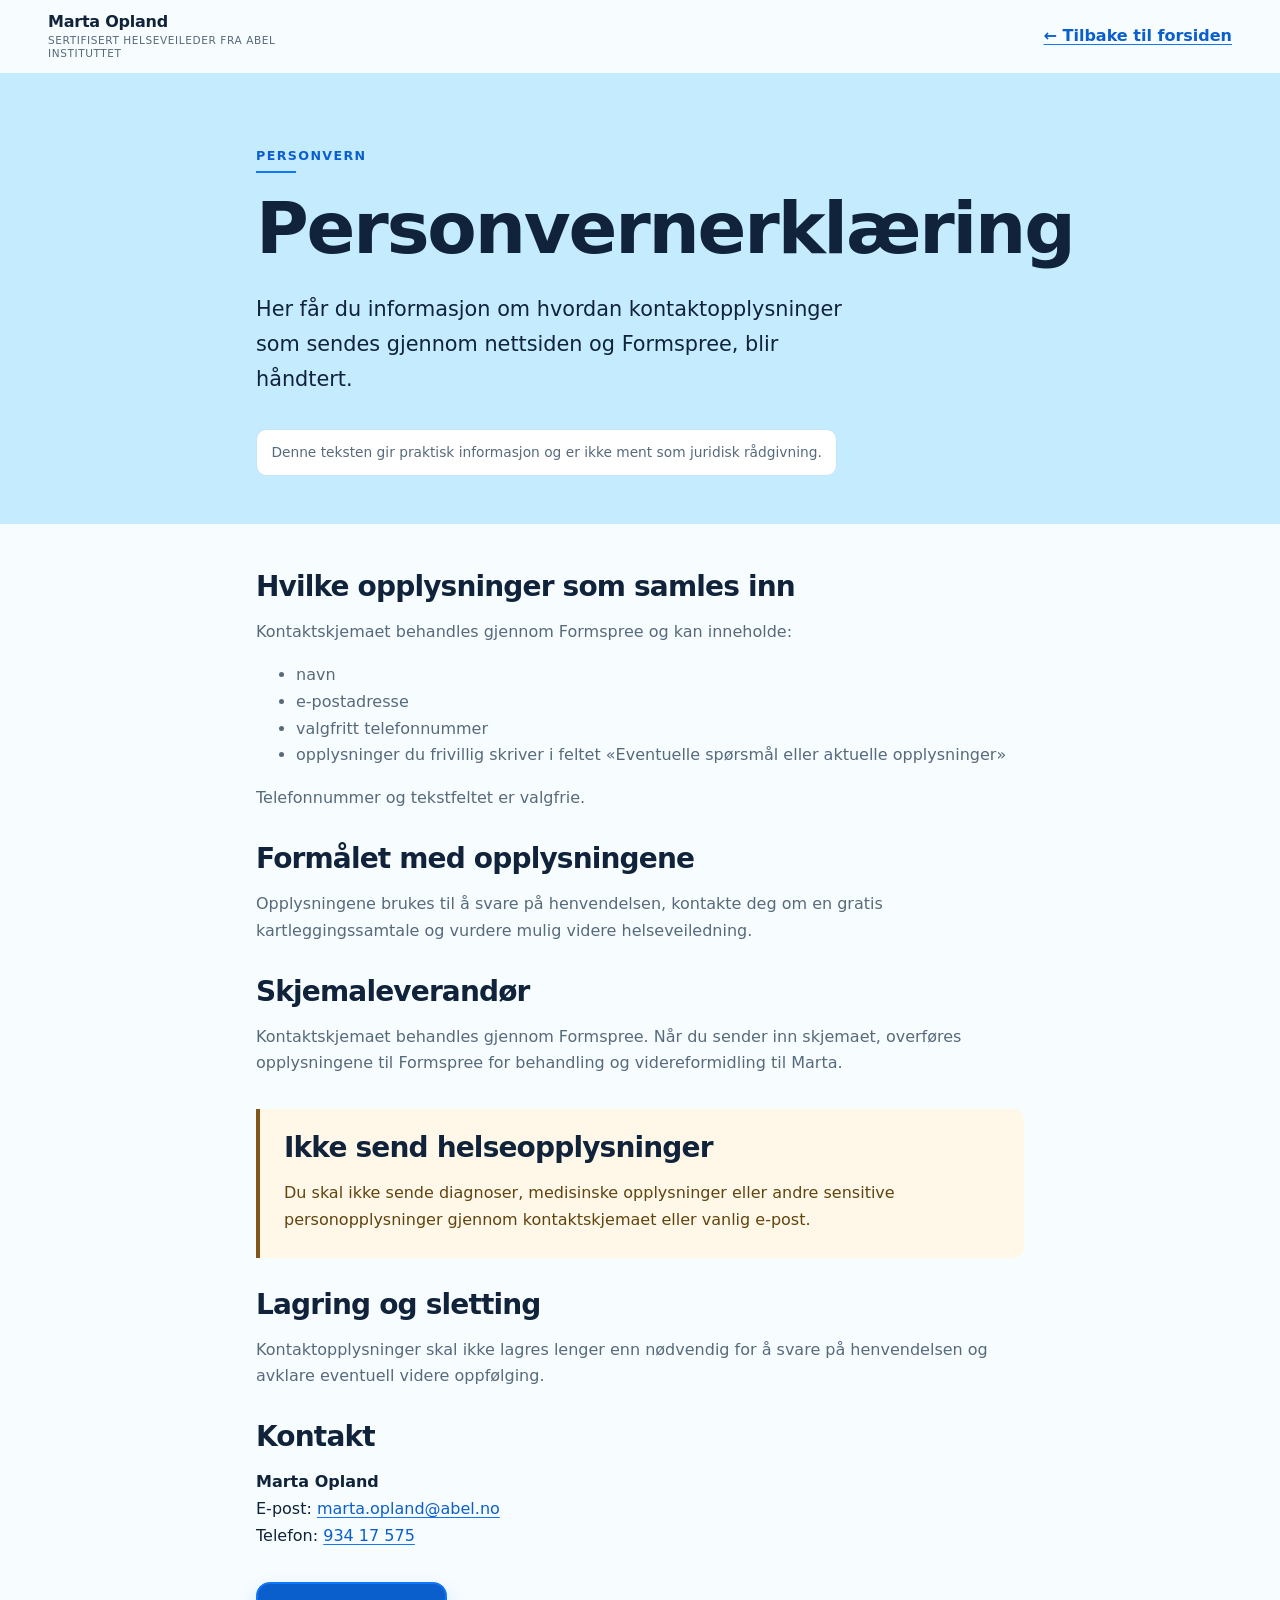
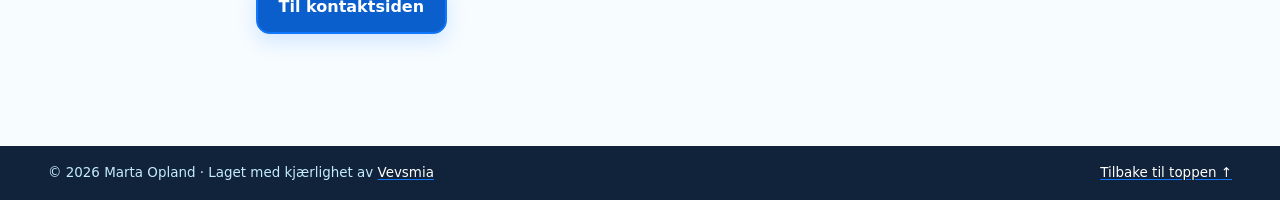
<file: personvern.html>
<!doctype html>
<html lang="nb">
<head>
  <meta charset="utf-8">
  <meta name="viewport" content="width=device-width, initial-scale=1">
  <title>Personvernerklæring | Marta Opland</title>
  <meta name="description" content="Informasjon om hvordan kontaktopplysninger behandles på helseveiledere.no og gjennom Formspree.">
  <link rel="canonical" href="https://helseveiledere.no/personvern.html">
  <meta name="robots" content="index, follow">
  <meta name="theme-color" content="#1177FF">
  <link rel="icon" href="img/marta.png" type="image/png">
  <link rel="stylesheet" href="css/style.css">
</head>
<body id="topp">
  <a class="skip-link" href="#hovedinnhold">Hopp til hovedinnhold</a>
  <header class="site-header compact-header">
    <div class="container header-inner">
      <a class="brand" href="index.html" aria-label="Marta Opland, gå til forsiden"><span class="brand-name">Marta Opland</span><span class="brand-title">Sertifisert helseveileder fra ABEL Instituttet</span></a>
      <a class="text-link back-link" href="index.html">← Tilbake til forsiden</a>
    </div>
  </header>

  <main id="hovedinnhold" class="privacy-main">
    <header class="privacy-hero">
      <div class="container narrow-container">
        <p class="eyebrow">Personvern</p>
        <h1>Personvernerklæring</h1>
        <p class="lead">Her får du informasjon om hvordan kontaktopplysninger som sendes gjennom nettsiden og Formspree, blir håndtert.</p>
        <p class="legal-note">Denne teksten gir praktisk informasjon og er ikke ment som juridisk rådgivning.</p>
      </div>
    </header>

    <div class="container narrow-container privacy-content">
      <section aria-labelledby="collected"><h2 id="collected">Hvilke opplysninger som samles inn</h2><p>Kontaktskjemaet behandles gjennom Formspree og kan inneholde:</p><ul><li>navn</li><li>e-postadresse</li><li>valgfritt telefonnummer</li><li>opplysninger du frivillig skriver i feltet «Eventuelle spørsmål eller aktuelle opplysninger»</li></ul><p>Telefonnummer og tekstfeltet er valgfrie.</p></section>
      <section aria-labelledby="purpose"><h2 id="purpose">Formålet med opplysningene</h2><p>Opplysningene brukes til å svare på henvendelsen, kontakte deg om en gratis kartleggingssamtale og vurdere mulig videre helseveiledning.</p></section>
      <section aria-labelledby="formspree"><h2 id="formspree">Skjemaleverandør</h2><p>Kontaktskjemaet behandles gjennom Formspree. Når du sender inn skjemaet, overføres opplysningene til Formspree for behandling og videreformidling til Marta.</p></section>
      <section class="privacy-warning" aria-labelledby="health-data"><h2 id="health-data">Ikke send helseopplysninger</h2><p>Du skal ikke sende diagnoser, medisinske opplysninger eller andre sensitive personopplysninger gjennom kontaktskjemaet eller vanlig e-post.</p></section>
      <section aria-labelledby="storage"><h2 id="storage">Lagring og sletting</h2><p>Kontaktopplysninger skal ikke lagres lenger enn nødvendig for å svare på henvendelsen og avklare eventuell videre oppfølging.</p></section>
      <section aria-labelledby="contact-privacy"><h2 id="contact-privacy">Kontakt</h2><address><strong>Marta Opland</strong><br>E-post: <a href="mailto:marta.opland@abel.no">marta.opland@abel.no</a><br>Telefon: <a href="tel:+4793417575">934 17 575</a></address></section>
      <a class="button" href="index.html#kontakt">Til kontaktsiden</a>
    </div>
  </main>

  <footer class="site-footer privacy-footer">
    <div class="container footer-bottom"><p>© <span data-current-year>2026</span> Marta Opland · Laget med kjærlighet av <a href="https://vevsmia.no" target="_blank" rel="noopener noreferrer">Vevsmia</a></p><a href="#topp">Tilbake til toppen <span aria-hidden="true">↑</span></a></div>
  </footer>
  <script src="js/main.js" defer></script>
</body>
</html>
</file>
<file: css/style.css>
/* Marta's fresh blue visual identity. Adjust these central values if the palette is refined later. */
:root {
  --primary: #1177FF;
  --accent: #6CC5FF;
  --primary-dark: #0B5FCC;
  --primary-light: #C5EBFE;
  --background: #F7FCFF;
  --surface: #EAF7FF;
  --text: #10233A;
  --muted: #566A7C;
  --border: #C5E4F5;
  --white: #FFFFFF;
  --warning: #815719;
  --warning-bg: #fff8e8;
  --error: #9a3412;
  --error-bg: #fff7ed;
  --success: #1177FF;
  --shadow-sm: 0 8px 24px rgba(16, 35, 58, 0.065);
  --shadow-md: 0 24px 60px rgba(16, 35, 58, 0.11);
  --radius-sm: 0.65rem;
  --radius: 1.1rem;
  --radius-lg: 1.75rem;
  --container: 74rem;
  --measure: 42rem;
  --space-1: 0.5rem;
  --space-2: 0.75rem;
  --space-3: 1rem;
  --space-4: 1.5rem;
  --space-5: 2rem;
  --space-6: 3rem;
  --space-7: 4.5rem;
  --space-8: 7rem;
}

*, *::before, *::after { box-sizing: border-box; }
html { scroll-behavior: smooth; scroll-padding-top: 6rem; }
body {
  margin: 0;
  color: var(--text);
  background: var(--background);
  font-family: Inter, ui-sans-serif, system-ui, -apple-system, BlinkMacSystemFont, "Segoe UI", sans-serif;
  font-size: 1rem;
  line-height: 1.68;
  -webkit-font-smoothing: antialiased;
  overflow-x: hidden;
}
img, svg { display: block; max-width: 100%; }
a { color: var(--primary-dark); text-decoration-color: var(--primary); text-underline-offset: 0.18em; }
a:hover { color: var(--primary-dark); text-decoration-thickness: 2px; }
button, input { font: inherit; }
button { cursor: pointer; }
h1, h2, h3, p { margin-top: 0; }
h1, h2, h3 { color: var(--text); line-height: 1.1; letter-spacing: -0.03em; }
h1 { margin-bottom: var(--space-4); font-size: clamp(2.15rem, 7.5vw, 4.5rem); max-width: 12ch; }
h2 { margin-bottom: var(--space-3); font-size: clamp(2rem, 5.5vw, 3.15rem); }
h3 { margin-bottom: var(--space-2); font-size: clamp(1.15rem, 2.5vw, 1.35rem); }
p { margin-bottom: var(--space-3); }
address { font-style: normal; }

:focus-visible { outline: 3px solid var(--primary); outline-offset: 3px; }
.sr-only { position: absolute; width: 1px; height: 1px; padding: 0; margin: -1px; overflow: hidden; clip: rect(0, 0, 0, 0); white-space: nowrap; border: 0; }
.skip-link { position: fixed; z-index: 999; top: 0.75rem; left: 0.75rem; padding: 0.75rem 1rem; border-radius: var(--radius-sm); color: var(--white); background: var(--primary-dark); transform: translateY(-160%); }
.skip-link:focus { color: var(--white); transform: translateY(0); }
.container { width: min(calc(100% - 2rem), var(--container)); margin-inline: auto; }
.narrow-container { max-width: 48rem; }
.section { padding-block: clamp(4.5rem, 8vw, 7rem); }
.section-surface { background: var(--surface); }
.section-tint { background: var(--surface); }

.site-header { position: sticky; z-index: 100; top: 0; border-bottom: 1px solid transparent; background: rgba(247, 252, 255, 0.94); backdrop-filter: blur(14px); transition: box-shadow 180ms ease, border-color 180ms ease; }
.site-header.is-scrolled { border-color: var(--border); box-shadow: 0 4px 20px rgba(16, 35, 58, 0.07); }
.header-inner { display: flex; min-height: 4.75rem; align-items: center; justify-content: space-between; gap: var(--space-3); }
.brand { display: inline-flex; min-width: 0; color: var(--text); text-decoration: none; flex-direction: column; line-height: 1.15; }
.brand:hover { color: var(--text); }
.brand-name { font-weight: 750; letter-spacing: -0.015em; }
.brand-title { max-width: 17rem; margin-top: 0.18rem; color: var(--muted); font-size: 0.66rem; letter-spacing: 0.055em; text-transform: uppercase; }
.menu-toggle { display: grid; width: 3rem; height: 3rem; padding: 0.75rem; border: 1px solid var(--border); border-radius: var(--radius-sm); background: var(--white); align-content: center; gap: 0.28rem; }
.menu-toggle > span:not(.sr-only) { width: 100%; height: 2px; border-radius: 2px; background: var(--text); transition: transform 180ms ease, opacity 180ms ease; }
.menu-toggle[aria-expanded="true"] > span:nth-child(2) { transform: translateY(6px) rotate(45deg); }
.menu-toggle[aria-expanded="true"] > span:nth-child(3) { opacity: 0; }
.menu-toggle[aria-expanded="true"] > span:nth-child(4) { transform: translateY(-6px) rotate(-45deg); }
.main-nav { position: absolute; top: 100%; right: 0; left: 0; display: none; padding: var(--space-3) max(1rem, calc((100% - var(--container)) / 2)); border-top: 1px solid var(--border); border-bottom: 1px solid var(--border); background: var(--white); box-shadow: var(--shadow-sm); }
.main-nav.is-open { display: grid; }
.main-nav > a:not(.button) { display: flex; min-height: 2.9rem; align-items: center; color: var(--text); font-weight: 620; text-decoration: none; }
.main-nav > a:not(.button):hover { color: var(--primary-dark); box-shadow: inset 0 -3px 0 var(--primary); }
.main-nav .button { margin-top: var(--space-2); }
.compact-header .header-inner { min-height: 4.5rem; }
.back-link { font-weight: 700; }

.button { display: inline-flex; min-height: 3.25rem; padding: 0.82rem 1.35rem; border: 1px solid var(--primary); border-radius: 0.85rem; color: var(--white); background: var(--primary-dark); font-weight: 730; line-height: 1.3; text-align: center; text-decoration: none; align-items: center; justify-content: center; box-shadow: 0 8px 20px rgba(17, 119, 255, 0.16), inset 0 0 0 1px var(--primary); transition: background 160ms ease, border-color 160ms ease, box-shadow 160ms ease, transform 160ms ease; }
.button:hover { border-color: var(--accent); color: var(--white); background: var(--primary-dark); box-shadow: 0 11px 24px rgba(17, 119, 255, 0.2), inset 0 0 0 1px var(--accent); transform: translateY(-2px); }
.button:active { border-color: var(--primary); box-shadow: 0 4px 12px rgba(17, 119, 255, 0.15), inset 0 0 0 2px var(--accent); transform: translateY(0); }
.button-small { min-height: 2.75rem; padding: 0.58rem 0.95rem; font-size: 0.9rem; }
.button-secondary { color: var(--primary-dark); background: var(--white); box-shadow: 0 8px 22px rgba(16, 35, 58, 0.07); }
.button-light { border-color: var(--white); color: var(--primary-dark); background: var(--white); }
.button-light:hover { border-color: var(--primary-light); color: var(--primary-dark); background: var(--primary-light); }
.text-link { display: inline-flex; min-height: 2.75rem; font-weight: 720; align-items: center; gap: 0.45rem; }
.eyebrow { margin-bottom: var(--space-3); padding-bottom: 0.4rem; color: var(--primary-dark); background: linear-gradient(var(--primary), var(--primary)) left bottom / 2.5rem 2px no-repeat; font-size: 0.79rem; font-weight: 800; letter-spacing: 0.11em; text-transform: uppercase; }
.lead { max-width: 39rem; color: var(--muted); font-size: clamp(1.12rem, 2.5vw, 1.3rem); }
.lead-small { color: var(--muted); font-size: 1.12rem; }

.offer-banner { color: var(--text); background: var(--primary-light); }
.hero-offer { margin-top: var(--space-7); padding-block: 1rem; border-block: 1px solid var(--accent); }
.offer-inner { display: grid; gap: 0.25rem 1.5rem; align-items: center; }
.offer-inner h2, .offer-inner h3 { margin: 0; color: var(--primary-dark); font-size: clamp(1.08rem, 2.5vw, 1.28rem); letter-spacing: -0.01em; }
.offer-inner p { max-width: 48rem; margin: 0; color: var(--text); font-size: 0.94rem; }
.pricing-offer { margin-bottom: var(--space-4); padding: 1rem 1.15rem; border: 1px solid var(--accent); border-radius: var(--radius); }

.hero { padding-top: clamp(3.5rem, 7vw, 6.25rem); padding-bottom: 0; background: var(--background); }
.hero-grid { display: grid; gap: clamp(2.5rem, 6vw, 5rem); }
.hero-copy { align-self: center; }
.hero h1 { max-width: none; font-size: clamp(2.3rem, 5vw, 4.25rem); font-weight: 780; line-height: 1.04; letter-spacing: -0.045em; }
.supporting-line { display: flex; max-width: 38rem; margin-block: var(--space-4); color: var(--primary-dark); font-weight: 650; align-items: flex-start; gap: 0.65rem; }
.supporting-line svg { width: 1.25rem; min-width: 1.25rem; margin-top: 0.18rem; fill: none; stroke: currentColor; stroke-width: 1.8; }
.hero-actions { display: flex; align-items: flex-start; flex-direction: column; gap: var(--space-2); }
.trust-list { display: flex; margin: var(--space-5) 0 0; padding: 0; color: var(--muted); font-size: 0.91rem; list-style: none; flex-wrap: wrap; gap: 0.6rem 1.25rem; }
.trust-list li::before { content: "✓"; margin-right: 0.4rem; color: var(--success); font-weight: 800; }
.hero-visual { width: 100%; margin-inline: auto; }
.hero-image-frame { overflow: hidden; aspect-ratio: 4 / 3; border: 1px solid var(--border); border-radius: var(--radius-lg); background: var(--primary-light); box-shadow: var(--shadow-md); }
.hero-image-frame img { width: 100%; height: 100%; object-fit: cover; object-position: 50% 52%; }

.section-heading { max-width: 48rem; margin-bottom: clamp(2.75rem, 5vw, 4rem); }
.section-heading > p:last-child { margin-bottom: 0; color: var(--muted); font-size: 1.06rem; }
.centered { margin-inline: auto; text-align: center; }
.centered .eyebrow { background-position: center bottom; }
.topic-grid { display: grid; margin: 0; padding: 0; gap: var(--space-2); list-style: none; }
.topic-grid li { display: flex; min-height: 4rem; padding: 1rem 1.05rem; border: 1px solid var(--border); border-radius: var(--radius-sm); background: var(--white); font-weight: 650; align-items: center; gap: 0.7rem; box-shadow: 0 5px 16px rgba(16, 35, 58, 0.04); }
.topic-grid li::before { content: "✓"; display: grid; width: 1.55rem; height: 1.55rem; border-radius: 50%; color: var(--text); background: var(--accent); font-size: 0.8rem; place-items: center; flex: 0 0 auto; }
.card-grid { display: grid; gap: var(--space-4); }
.card { padding: clamp(1.5rem, 3vw, 2rem); border: 1px solid var(--border); border-radius: var(--radius); background: var(--white); box-shadow: var(--shadow-sm); }
.service-card { border-top: 2px solid var(--primary); }
.service-card p { margin-bottom: 0; color: var(--muted); }
.icon-box { display: grid; width: 2.8rem; height: 2.8rem; margin-bottom: var(--space-4); border-radius: 0.7rem; color: var(--text); background: var(--accent); font-size: 1.4rem; place-items: center; }

.steps { position: relative; display: grid; max-width: 65rem; margin: 0 auto; padding: 0; gap: var(--space-3); list-style: none; }
.steps li { position: relative; display: grid; padding: clamp(1.5rem, 3vw, 2rem); border: 1px solid var(--border); border-radius: var(--radius); background: var(--white); box-shadow: var(--shadow-sm); grid-template-columns: auto 1fr; gap: var(--space-3); }
.steps h3 { margin-top: 0.25rem; }
.steps p { margin-bottom: 0; color: var(--muted); }
.step-number { display: grid; width: 2.5rem; height: 2.5rem; border-radius: 50%; color: var(--white); background: var(--primary-dark); font-weight: 800; place-items: center; box-shadow: 0 0 0 2px var(--accent); }
.system-note { max-width: 46rem; margin: var(--space-5) auto 0; color: var(--muted); font-size: 0.9rem; text-align: center; }
.system-note::before { content: "ⓘ"; margin-right: 0.35rem; color: var(--primary); }

.about-grid { display: grid; gap: clamp(3rem, 7vw, 6rem); align-items: center; }
.about-visual { position: relative; overflow: hidden; width: 100%; min-height: 26rem; border: 1px solid var(--border); border-radius: var(--radius-lg); background: var(--primary-light); box-shadow: var(--shadow-md); }
.about-mountain { width: 100%; height: 100%; min-height: 26rem; aspect-ratio: 5 / 6; object-fit: cover; object-position: 62% center; }
.about-portrait { position: absolute; right: 3%; bottom: 3%; width: 46%; height: auto; min-height: 0; aspect-ratio: 1; border: 2px solid var(--primary); border-radius: 50%; object-fit: cover; object-position: 50% 25%; }
.about-copy > p:not(.eyebrow) { color: var(--muted); }
.quality-list { display: flex; margin: var(--space-5) 0 0; padding: 0; list-style: none; flex-wrap: wrap; gap: 0.65rem; }
.quality-list li { padding: 0.5rem 0.82rem; border: 1px solid var(--border); border-radius: 999px; color: var(--primary-dark); background: linear-gradient(135deg, var(--white), var(--surface)); font-size: 0.86rem; font-weight: 720; letter-spacing: 0.01em; box-shadow: 0 4px 12px rgba(16, 35, 58, 0.045); }
.quality-list li::before { content: "✓"; display: inline-grid; width: 1.15rem; height: 1.15rem; margin-right: 0.35rem; border-radius: 50%; color: var(--text); background: var(--accent); font-size: 0.68rem; place-items: center; }

.pricing-grid { display: grid; gap: var(--space-4); }
.price-card { position: relative; display: flex; overflow: hidden; min-height: 12rem; padding: clamp(1.5rem, 3vw, 2rem); border: 1px solid var(--border); border-radius: var(--radius); background: var(--white); box-shadow: var(--shadow-sm); flex-direction: column; justify-content: space-between; }
.price-card::before { content: ""; position: absolute; top: 0; right: 0; left: 0; height: 3px; background: linear-gradient(90deg, var(--primary), var(--accent)); }
.price-card h3 { max-width: 15rem; font-size: 1.08rem; line-height: 1.3; }
.price { margin: var(--space-4) 0 0; color: var(--primary-dark); font-size: 2.35rem; font-weight: 820; letter-spacing: -0.045em; }
.price span { display: block; margin-top: 0.15rem; font-size: 0.9rem; font-weight: 700; letter-spacing: 0; }
.centered-action { margin-top: var(--space-5); text-align: center; }

.contact-grid { display: grid; gap: var(--space-6); }
.contact-details { display: grid; margin-top: var(--space-5); gap: var(--space-3); }
.contact-details strong { font-size: 1.15rem; }
.contact-details a, .contact-details p { display: grid; width: fit-content; margin: 0; color: var(--text); text-decoration-thickness: 1px; }
.contact-details span { margin-bottom: 0.15rem; color: var(--muted); font-size: 0.78rem; font-weight: 740; letter-spacing: 0.07em; text-transform: uppercase; }
.form-card { padding: clamp(1.25rem, 4vw, 2.25rem); border: 1px solid var(--border); border-radius: var(--radius-lg); background: var(--white); box-shadow: var(--shadow-md); }
.field { margin-bottom: var(--space-3); }
.field label { display: block; margin-bottom: 0.4rem; font-weight: 700; }
.optional { color: var(--muted); font-size: 0.85rem; font-weight: 500; }
.field input, .field textarea { width: 100%; min-height: 3.15rem; padding: 0.7rem 0.8rem; border: 1px solid var(--accent); border-radius: var(--radius-sm); color: var(--text); background: var(--white); }
.field textarea { min-height: 8rem; resize: vertical; }
.field input:hover, .field textarea:hover { border-color: var(--primary); }
.field input:focus, .field textarea:focus { border-color: var(--primary); outline: 3px solid rgba(17, 119, 255, 0.24); }
.field input[aria-invalid="true"] { border-color: var(--error); }
.checkbox-field { display: grid; margin-top: var(--space-4); grid-template-columns: auto 1fr; gap: 0.7rem; }
.checkbox-field input { width: 1.25rem; height: 1.25rem; margin-top: 0.2rem; accent-color: var(--primary); }
.checkbox-field label { font-size: 0.9rem; }
.field-error { display: block; min-height: 0; margin-top: 0.25rem; color: var(--error); font-size: 0.82rem; font-weight: 620; }
.form-submit { width: 100%; margin-top: var(--space-4); }
.form-submit:disabled { cursor: not-allowed; opacity: 0.65; }
/* Formspree status and field errors remain hidden until the live service activates them. */
[data-fs-error]:not([data-fs-active]), [data-fs-success]:not([data-fs-active]) { display: none; }
.form-status { margin-top: var(--space-3); padding: 1rem; border: 1px solid var(--border); border-radius: var(--radius-sm); color: var(--primary-dark); background: var(--primary-light); font-size: 0.92rem; }
.form-status-success { border-color: var(--accent); }
.form-status-error { border-color: var(--error); color: var(--error); background: var(--error-bg); }
.form-status a { font-weight: 750; }
.form-warning { margin: var(--space-2) 0 0; color: var(--warning); font-size: 0.83rem; }

.final-cta { padding-block: var(--space-6); color: var(--white); background: linear-gradient(135deg, var(--primary-dark), var(--text)); }
.final-cta-inner { display: flex; align-items: flex-start; flex-direction: column; gap: var(--space-4); }
.final-cta h2 { margin-bottom: 0.5rem; color: var(--white); font-size: clamp(1.7rem, 4.5vw, 2.35rem); }
.final-cta p { margin: 0; color: var(--primary-light); }
.site-footer { padding-top: var(--space-6); color: var(--primary-light); background: var(--text); }
.footer-grid { display: grid; gap: var(--space-5); }
.footer-grid h2 { margin-bottom: var(--space-2); color: var(--white); font-size: 0.77rem; letter-spacing: 0.1em; text-transform: uppercase; }
.footer-grid p { margin-bottom: 0.35rem; }
.footer-grid a { display: block; width: fit-content; margin-bottom: 0.35rem; color: var(--white); }
.footer-name { color: var(--white); font-size: 1.25rem; }
.footer-bottom { display: flex; margin-top: var(--space-5); padding-block: var(--space-3); border-top: 1px solid var(--accent); font-size: 0.84rem; justify-content: space-between; gap: var(--space-3); }
.footer-bottom p { margin: 0; }
.footer-bottom a { color: var(--white); }

.privacy-main { min-height: 75vh; }
.privacy-hero { padding-block: var(--space-7) var(--space-6); background: var(--primary-light); }
.privacy-hero h1 { max-width: none; }
.privacy-hero .lead { color: var(--text); }
.legal-note { display: inline-block; margin: var(--space-3) 0 0; padding: 0.7rem 0.9rem; border: 1px solid var(--border); border-radius: var(--radius-sm); color: var(--muted); background: var(--white); font-size: 0.86rem; }
.privacy-content { padding-block: var(--space-6) var(--space-8); }
.privacy-content section { margin-bottom: var(--space-5); }
.privacy-content h2 { font-size: clamp(1.35rem, 3.5vw, 1.75rem); }
.privacy-content p, .privacy-content li { color: var(--muted); }
.privacy-warning { padding: var(--space-4); border-left: 4px solid var(--warning); border-radius: 0 var(--radius-sm) var(--radius-sm) 0; background: var(--warning-bg); }
.privacy-warning p { margin-bottom: 0; color: #60430f; }
.privacy-footer { padding-top: 0; }
.privacy-footer .footer-bottom { margin-top: 0; border-top: 0; }

@media (min-width: 36rem) {
  .container { width: min(calc(100% - 3rem), var(--container)); }
  .topic-grid, .pricing-grid { grid-template-columns: repeat(2, minmax(0, 1fr)); }
  .card-grid { grid-template-columns: repeat(2, minmax(0, 1fr)); }
  .hero-actions { align-items: center; flex-direction: row; flex-wrap: wrap; }
  .footer-grid { grid-template-columns: 1.2fr 1fr 1fr; }
  .offer-inner { grid-template-columns: minmax(15rem, 0.7fr) minmax(0, 1.3fr); }
}

@media (min-width: 50rem) {
  .section { padding-block: var(--space-8); }
  .hero-grid { grid-template-columns: minmax(0, 0.92fr) minmax(24rem, 1.08fr); align-items: center; gap: clamp(2.5rem, 5vw, 4.5rem); }
  .hero { min-height: 46rem; }
  .split-heading { display: grid; max-width: none; grid-template-columns: 1.05fr 0.8fr; align-items: end; gap: var(--space-6); }
  .steps { grid-template-columns: repeat(3, minmax(0, 1fr)); }
  .steps::before { content: ""; position: absolute; top: 2.7rem; right: 15%; left: 15%; height: 1px; background: var(--accent); }
  .steps li { grid-template-columns: 1fr; }
  .step-number { position: relative; z-index: 1; }
  .about-grid { grid-template-columns: minmax(24rem, 0.95fr) minmax(0, 1.05fr); gap: clamp(3rem, 6vw, 5.5rem); }
  .contact-grid { grid-template-columns: minmax(0, 0.85fr) minmax(23rem, 1fr); gap: clamp(3rem, 8vw, 7rem); }
  .final-cta-inner { align-items: center; flex-direction: row; justify-content: space-between; }
}

@media (min-width: 68rem) {
  .menu-toggle { display: none; }
  .main-nav { position: static; display: flex; padding: 0; border: 0; background: transparent; box-shadow: none; align-items: center; gap: 1.25rem; }
  .main-nav > a:not(.button) { min-height: 2.75rem; font-size: 0.9rem; }
  .main-nav .button { margin: 0 0 0 0.3rem; }
  .topic-grid { grid-template-columns: repeat(4, minmax(0, 1fr)); }
  .pricing-grid { grid-template-columns: repeat(4, minmax(0, 1fr)); }
}

@media (max-width: 25rem) {
  .container { width: min(calc(100% - 1.25rem), var(--container)); }
  .brand-name { font-size: 0.92rem; }
  .brand-title { font-size: 0.68rem; }
  .footer-bottom { flex-direction: column; }
}

@media (prefers-reduced-motion: reduce) {
  html { scroll-behavior: auto; }
  *, *::before, *::after { scroll-behavior: auto !important; transition-duration: 0.01ms !important; animation-duration: 0.01ms !important; animation-iteration-count: 1 !important; }
}
</file>
